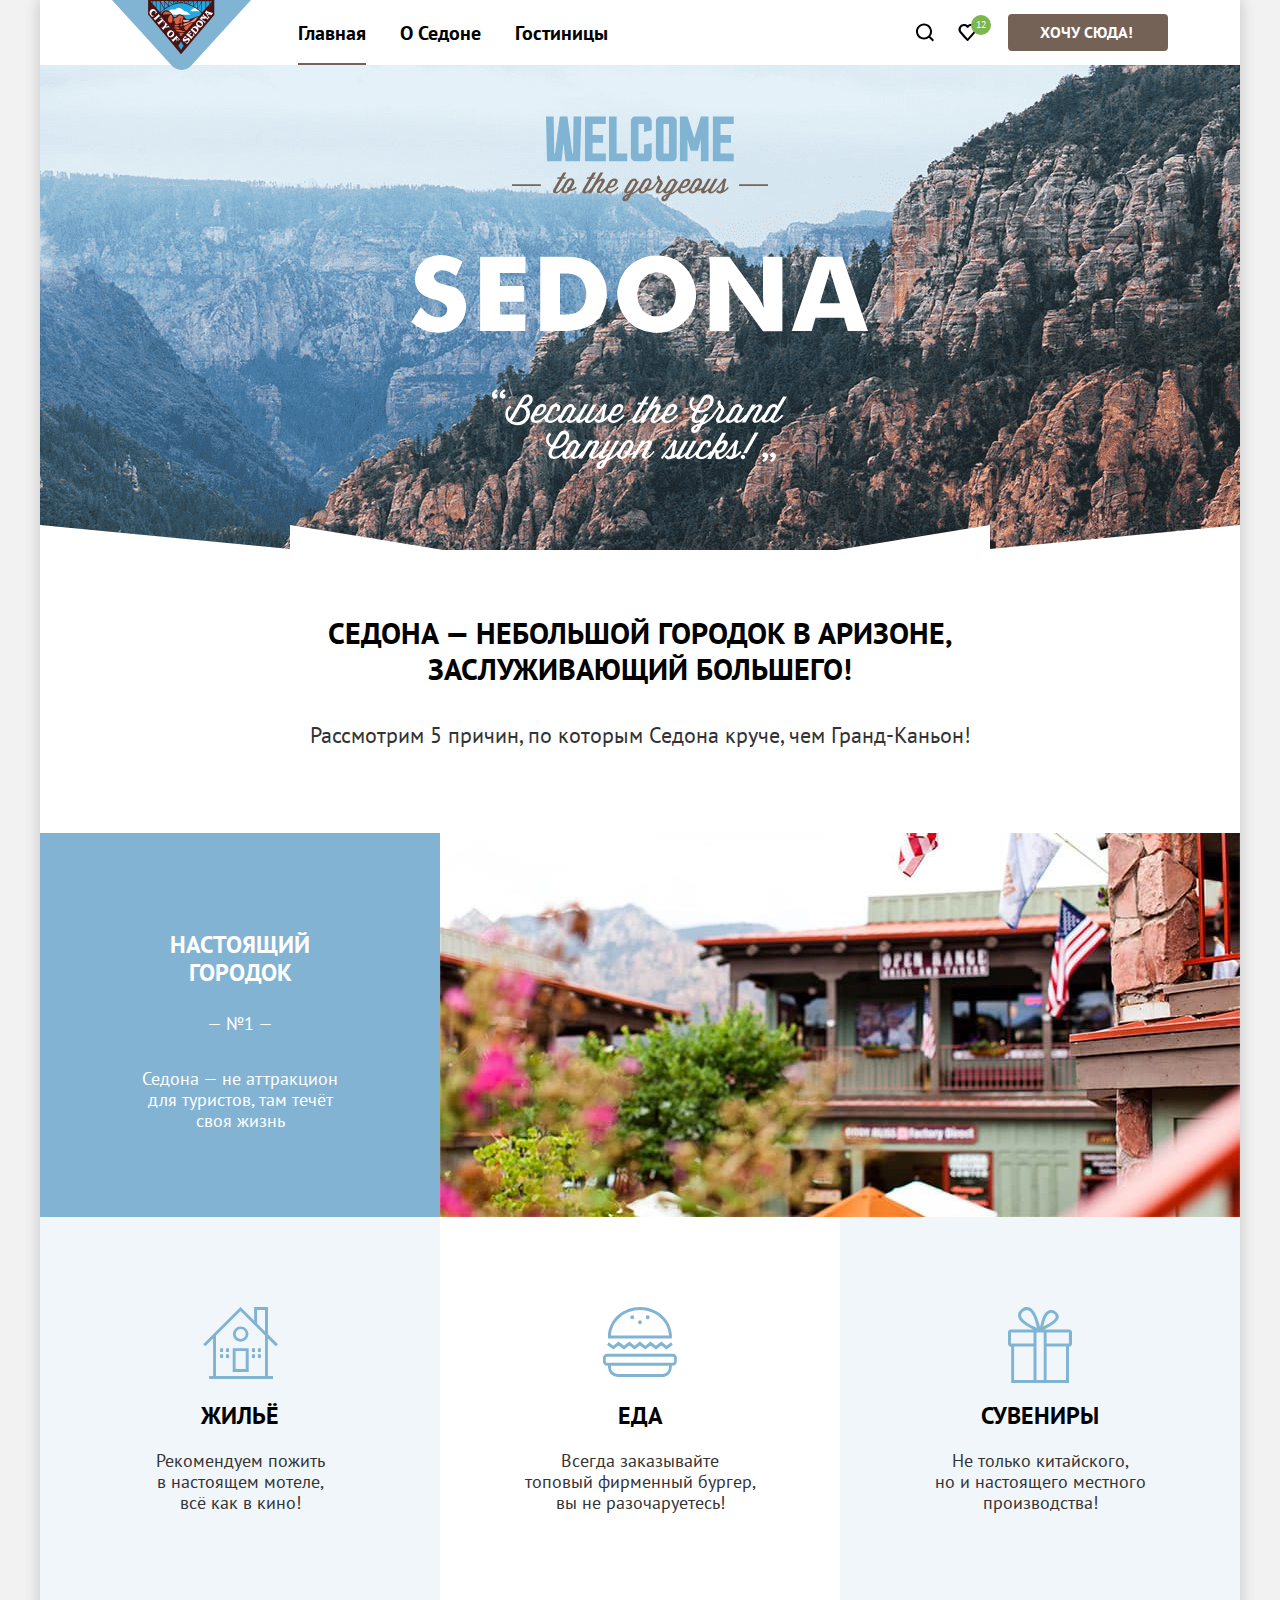
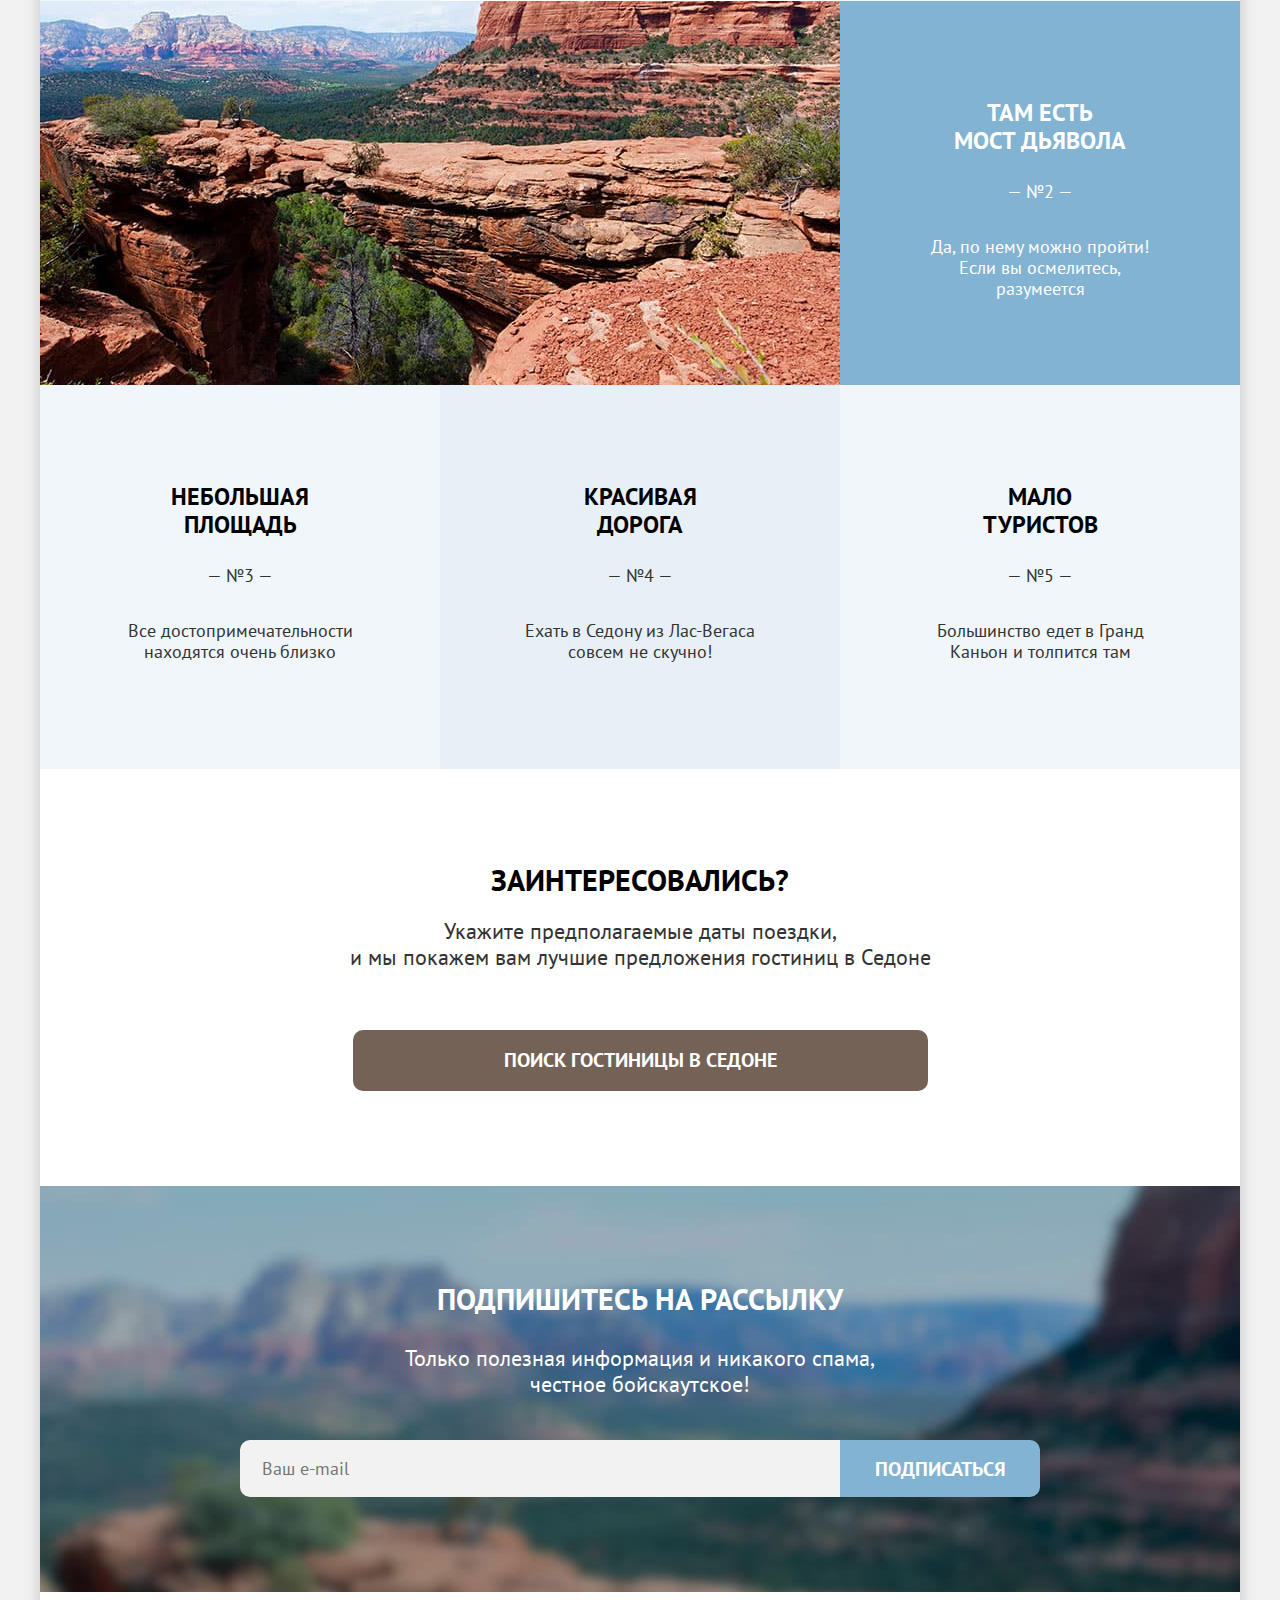
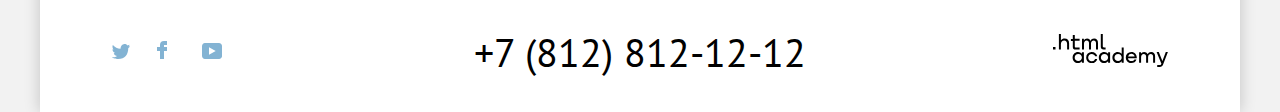
<file: index.html>
<!DOCTYPE html>
<html lang="ru">
  <head>
    <meta charset="utf-8">
    <title>HTML Academy: Sedona</title>
    <link rel="icon" href="images/favicon.svg" type="image/svg+xml">
    <link rel="stylesheet" href="styles/styles.css">
  </head>
  <body>
    <header class="main-header">
      <nav class="navigation">
        <a href="#" class="logo">
          <img src="images/header-logo.svg" width="139" height="70" alt="Логотип города Sedona" class="main-logo">
        </a>

        <ul class="navigation-list no-grass">
          <li class="navigation-item item-active">
            <a class="main-link navigation-link">Главная</a>
          </li>
          <li class="navigation-item">
            <a class="about navigation-link" href="#">О Седоне</a>
          </li>
          <li class="navigation-item">
            <a class="hotels navigation-link" href="catalog.html">Гостиницы</a>
          </li>
        </ul>

        <ul class="navigation-user no-grass">
          <li class="navigation-user-item">
            <a class="search" href="#">
              <svg xmlns="http://www.w3.org/2000/svg" width="20" height="19" fill="none">
                <path d="m19.026 17.05-3.71-3.7c1.002-1.3 1.704-3 1.704-4.9 0-4.4-3.61-8-8.023-8C4.585.45.975 4.15.975 8.55c0 4.4 3.61 8 8.022 8 1.805 0 3.51-.6 4.914-1.7l3.71 3.7 1.405-1.5Zm-10.029-2.5c-3.309 0-6.017-2.7-6.017-6s2.708-6 6.017-6c3.31 0 6.017 2.7 6.017 6s-2.707 6-6.017 6Z"
                />
              </svg>
              <span class="visually-hidden">Поиск</span>
            </a>
          </li>
          <li class="navigation-user-item">
            <a class="favorites" href="#">
              <svg xmlns="http://www.w3.org/2000/svg" width="19" height="17" fill="none"><path d="M9.44 17c-.3 0-.6-.1-.8-.4-5.41-6.1-6.72-7.5-7.02-7.9A5.4 5.4 0 0 1 6.03 0c1.3 0 2.51.5 3.51 1.3a5.47 5.47 0 0 1 9.03 4.1c0 1.3-.5 2.5-1.3 3.4l-7.02 7.9c-.2.2-.4.3-.8.3ZM3.43 7.5c.3.4 3.5 4 6.11 6.9l6.22-7c.5-.5.7-1.2.7-2 0-1.8-1.5-3.3-3.3-3.3-1 0-2.01.5-2.71 1.3-.3.3-.6.4-.9.4-.3 0-.6-.2-.8-.4a3.7 3.7 0 0 0-2.72-1.3c-1.8 0-3.3 1.5-3.3 3.3-.1.9.3 1.6.7 2.1-.1 0-.1 0 0 0Z"
                />
              </svg>
              <span class="visually-hidden">Избранное</span>
              <span class="icon-counter">12</span>
            </a>
          </li>
          <li class="navigation-user-item navigation-user-item-btn">
            <a class="more-info button" href="#">Хочу сюда!</a>
          </li>
        </ul>
      </nav>
    </header>

    <main class="main-content main-container">
      <div class="welcome">
        <h1 class="visually-hidden">Туристический город Седона</h1>
        <img class="welcome-img" src="images/welcome.svg" width="458" height="352" alt="Добро пожаловать в Седону">
      </div>
      <section class="advantages">
        <h2 class="visually-hidden">Преимущества Седоны</h2>

        <p class="section-title">Седона — небольшой городок в Аризоне, заслуживающий большего!</p>
        <p class="section-description">Рассмотрим 5 причин, по которым Седона круче, чем Гранд-Каньон!</p>

        <ol class="advantages-list no-grass">
          <li class="advantages-item light">
            <div class="description-block">
              <h3 class="advantages-title">Настоящий <br> городок</h3>

              <p class="advantages-description">
              Седона — не аттракцион <br> для туристов, там течёт <br> своя жизнь
              </p>
            </div>
            <img class="advantages-img" src="images/street.jpg" width="800" height="384" alt="Уютная улочка в городе Седона">
            <ul class="advantages-list-inner no-grass">
              <li class="advantages-subitem">
                <div class="subitem-description-wrapper">
                  <h4 class="subitem-title">Жильё</h4>
                  <p class="subitem-description">Рекомендуем пожить <br> в настоящем мотеле, <br> всё как в кино!</p>
                </div>
              </li>
              <li class="advantages-subitem">
                <div class="subitem-description-wrapper">
                  <h4 class="subitem-title">Еда</h4>
                  <p class="subitem-description">Всегда заказывайте <br> топовый фирменный бургер, вы не разочаруетесь!</p>
                </div>
              </li>
              <li class="advantages-subitem">
                <div class="subitem-description-wrapper">
                  <h4 class="subitem-title">Сувениры</h4>
                  <p class="subitem-description">Не только китайского,<br> но и настоящего местного производства!</p>
                </div>
              </li>
            </ul>
          </li>
          <li class="advantages-item light">
            <div class="description-block">
              <h3 class="advantages-title">Там есть <br> мост дьявола</h3>
              <p class="advantages-description">Да, по нему можно пройти! <br> Если вы осмелитесь, <br> разумеется</p>
            </div>
            <img class="advantages-img" src="images/canyon.jpg" width="800" height="384" alt="Фото моста дьявола: природного каменного моста">
          </li>

          <li class="advantages-item">
            <div class="description-block">
              <h3 class="advantages-title">Небольшая <br> площадь</h3>
              <p class="advantages-description">Все достопримечательности находятся очень близко</p>
            </div>
          </li>

          <li class="advantages-item">
            <div class="description-block">
              <h3 class="advantages-title">Красивая<br> дорога</h3>
              <p class="advantages-description">Ехать в Седону из Лас-Вегаса совсем не скучно!</p>
            </div>
          </li>

          <li class="advantages-item">
            <div class="description-block">
              <h3 class="advantages-title">Мало <br> туристов</h3>
              <p class="advantages-description">Большинство едет в Гранд <br> Каньон и толпится там</p>
            </div>
          </li>

        </ol>
      </section>

      <section class="search-section">
        <h2 class="visually-hidden">Поиск гостиниц</h2>

        <p class="search-title">Заинтересовались?</p>
        <p class="search-description">Укажите предполагаемые даты поездки,<br> и мы покажем вам лучшие предложения гостиниц в Седоне</p>
        <a href="#" class="search-button button">ПОИСК ГОСТИНИЦЫ В СЕДОНЕ</a>
      </section>

      <section class="subscribe">

        <h2 class="subscribe-title">Подпишитесь на рассылку</h2>
        <p class="subscribe-description">Только полезная информация и никакого спама, <br> честное бойскаутское!</p>
        <form action="https://echo.htmlacademy.ru/" class="subscribe-form" method="post">
          <label class="subscribe-field">
            <span class="visually-hidden">Ваш e-mail</span>
            <input type="email" class="subscribe-input" name="email" placeholder="Ваш e-mail">
          </label>
          <button class="subscribe-btn" type="submit">Подписаться</button>
        </form>
      </section>
    </main>
    <footer class="page-footer">
      <section class="social-section">
        <ul class="social-list no-grass">
          <li class="social-item">
            <a href=" https://twitter.com/htmlacademy_ru" class="social twitter">
              <span class="visually-hidden">Twitter</span>
              <svg xmlns="http://www.w3.org/2000/svg" width="18" height="15" fill="none"><path d="M11.6.2c1.8-.5 3.2.3 3.8 1.2l2.1-.7c0 .9-.6 1.5-.9 1.8.7.1 1.4-.6 1.4-.6a3 3 0 0 1-1.7 2C16.1 10.7 13 15.1 5.7 15h-.5c-.4 0-4.4-.5-5.2-1.9 2.4.2 4.1-.4 5-1.2-1-.3-2.9-.4-3.2-2.9.4.1.6.2 1.3.1C1.8 8.3.4 7.5.5 5.3c.3.3 1.1.5 1.4.5C1.1 5.6-.2 2.5.9.9a11 11 0 0 0 7.6 3.8C8.7 2.3 9.7.8 11.6.2Z"
                />
              </svg>
            </a>
          </li>
          <li class="social-item">
            <a href=" https://www.facebook.com/htmlacademy" class="social facebook">
              <span class="visually-hidden">Facebook</span>
              <svg xmlns="http://www.w3.org/2000/svg" width="10" height="18" fill="none"><path d="M7 0a4 4 0 0 0-4 4v2H0v4h3v8h4v-8h3V6H7V4h3V0H7Z"
                />
              </svg>
            </a>
          </li>
          <li class="social-item">
            <a href=" https://www.youtube.com/c/HTMLAcademyRUS" class="social youtube"><span class="visually-hidden">Youtube</span>
              <svg xmlns="http://www.w3.org/2000/svg" width="20" height="16" fill="none"><path d="M17 0H2.9C1.2 0 0 1.5 0 3.2v9.5C0 14.5 1.2 16 2.9 16h14.3c1.5 0 2.9-1.5 2.9-3.2V3.2C19.9 1.5 18.7 0 17 0ZM7 11.8V4.2L13.7 8 7 11.8Z"
                />
              </svg>
            </a>
          </li>
        </ul>
      </section>
      <section class="footer-telephone">
        <a href="tel:88128121212" class="telephone">+7 (812) 812-12-12</a>
      </section>
      <section class="link-section">
        <a href="https://htmlacademy.ru/" class="footer-link">
          <svg xmlns="http://www.w3.org/2000/svg" width="115" height="33" fill="none"><path d="M0 12.9v2.6h2.5v-2.6H0ZM11.6 4.5c-1.6 0-2.8.7-3.6 1.7h-.1V0h-2v15.5h2v-5.3c0-2.1 1.3-3.6 3.3-3.6 1.8 0 2.9 1.4 2.9 3.2v5.7h2V9.4c.1-3-1.8-4.9-4.5-4.9ZM26.6 4.8h-4.8V1.1h-2v3.8h-1.9v2h1.9v6c0 1.7 1 2.7 2.7 2.7h4.1v-2h-3.7c-.7 0-1.1-.4-1.1-1.1V6.8h4.8v-2ZM41.1 4.6c-1.6 0-2.9.8-3.5 2.1h-.1a3.7 3.7 0 0 0-3.4-2.1c-1.4 0-2.5.8-3.1 1.8h-.1V4.8H29v10.6h2V10c0-2 1-3.5 2.6-3.5 1.5 0 2.4 1 2.4 2.6v6.3h2V9.8c0-2.4 1.4-3.3 2.6-3.3 1.5 0 2.4 1 2.4 2.6v6.3h2V8.9c.1-2.5-1.4-4.3-3.9-4.3ZM47.8 12.7c0 1.7 1 2.7 2.8 2.7h2v-2h-1.7c-.7 0-1.1-.4-1.1-1.1V0h-2v12.7ZM28.9 19.7a4.9 4.9 0 0 0-3.9-1.8c-3.1 0-5.4 2.3-5.4 5.6s2.3 5.6 5.4 5.6c1.8 0 3-.8 3.8-1.9h.1v1.6h2V18.2h-2v1.5Zm-3.6 7.4a3.5 3.5 0 0 1-3.6-3.6c0-2 1.4-3.6 3.6-3.6s3.6 1.6 3.6 3.6c0 1.9-1.4 3.6-3.6 3.6ZM44.2 22c-.5-2.4-2.6-4.1-5.4-4.1a5.4 5.4 0 0 0-5.6 5.6c0 3.1 2.2 5.6 5.6 5.6 2.8 0 4.9-1.8 5.4-4.2h-2.1a3.4 3.4 0 0 1-3.3 2.3 3.5 3.5 0 0 1-3.6-3.6c0-2 1.4-3.6 3.6-3.6 1.6 0 2.8 1 3.3 2.2h2.1V22ZM55.1 19.7a4.9 4.9 0 0 0-3.9-1.8c-3.1 0-5.4 2.3-5.4 5.6s2.3 5.6 5.4 5.6c1.8 0 3-.8 3.8-1.9h.1v1.6h2V18.2h-2v1.5Zm-3.6 7.4a3.5 3.5 0 0 1-3.6-3.6c0-2 1.4-3.6 3.6-3.6s3.6 1.6 3.6 3.6c0 1.9-1.5 3.6-3.6 3.6ZM68.7 19.8a5 5 0 0 0-3.9-1.9c-3.1 0-5.4 2.3-5.4 5.6s2.2 5.6 5.4 5.6c1.7 0 3-.8 3.8-1.8h.1v1.5h2V13.4h-2v6.4Zm-3.6 7.3a3.5 3.5 0 0 1-3.6-3.6c0-2 1.4-3.6 3.6-3.6s3.6 1.6 3.6 3.6c-.1 2-1.5 3.6-3.6 3.6ZM78.3 17.9a5.4 5.4 0 0 0-5.5 5.6c0 3 2.1 5.6 5.5 5.6 2.5 0 4.5-1.3 5.2-3.6h-2.1c-.5 1-1.6 1.6-3 1.6-1.9 0-3.3-1.3-3.4-2.9h8.8c.2-3.6-2-6.3-5.5-6.3Zm0 1.9c1.7 0 3 1 3.3 2.6h-6.5a3.2 3.2 0 0 1 3.2-2.6ZM98.2 17.9a4 4 0 0 0-3.6 2h-.1c-.6-1.2-1.8-2-3.4-2-1.4 0-2.5.7-3.1 1.8v-1.5h-1.9v10.6h2v-5.4c0-2 1-3.4 2.6-3.5 1.5 0 2.4 1 2.4 2.6v6.3h2v-5.6c0-2.4 1.4-3.3 2.6-3.3 1.5 0 2.4 1 2.4 2.6v6.3h2v-6.5c.1-2.6-1.4-4.4-3.9-4.4ZM109.4 27l-3.6-8.9h-2.2l4.8 11.6c-.3.9-.7 1.2-1.7 1.2h-2.5v2h2.5c1.8 0 2.8-.8 3.5-2.6l4.7-12.2h-2.1l-3.4 8.9Z"
          />
          </svg>
       </a>
      </section>
    </footer>

    <section class="modal-background close">
      <div class="modal-container">
        <h2 class="modal-title">поиск гостиницы в седоне</h2>
        <button class="modal-btn-close">
          <span class="visually-hidden">Закрыть</span>
        </button>
        <form action="https://echo.htmlacademy.ru/" class="modal-form">
          <div class="search-form-date">
            <label for="date-in" class="date-title field-title">Дата заезда:</label>
            <input type="text" class="date-in date-field" placeholder="Укажите дату заезда" value="27 апреля 2020" id="date-in">
            <span class="message error-message">Мы не можем отправить вас в прошлое</span>
          </div>
          <div class="search-form-date">
            <label for="date-out" class="date-title field-title">Дата выезда:</label>
            <input type="text" class="date-out date-field" placeholder="Укажите дату заезда" value="1 сентября 2021" id="date-out">
            <span class="message">На эти даты есть свободные номера. Пока есть.</span>
          </div>
          <div class="amount-wrapper">
            <label for="adults-amount" class="field-title">Взрослые:</label>
            <div class="amount-btn-wrapper">
              <button type="button" class="btn btn-minus"></button>
              <input type="number" class="input-adults field-input" value="2" name="adults-amount" min="1" step="1" id="adults-amount">
              <button type="button" class="btn btn-plus"></button>
            </div>
          </div>
          <div class="amount-wrapper">
            <span class="field-title-span">
              <label for="children-amount" class="field-title children-title">Дети:</label>
              <span class="field-info">
                <span class="info-text">Укажите количество детей, которые будут с вами, возраст которых от 6 до 18 лет. Дети до 6 лет размещаются бесплатно.</span>
              </span>
            </span>
            <div class="amount-btn-wrapper">
              <button type="button" class="btn btn-minus"></button>
              <input type="number" class="children-adults field-input" value="1" name="children-amount" min="1" step="1" id="children-amount">
              <button type="button" class="btn btn-plus"></button>
            </div>
          </div>
          <button type="submit" class="modal-btn-submit">Найти</button>
        </form>
      </div>
    </section>
    <script src="JS/script.js"></script>
  </body>
</html>
</file>
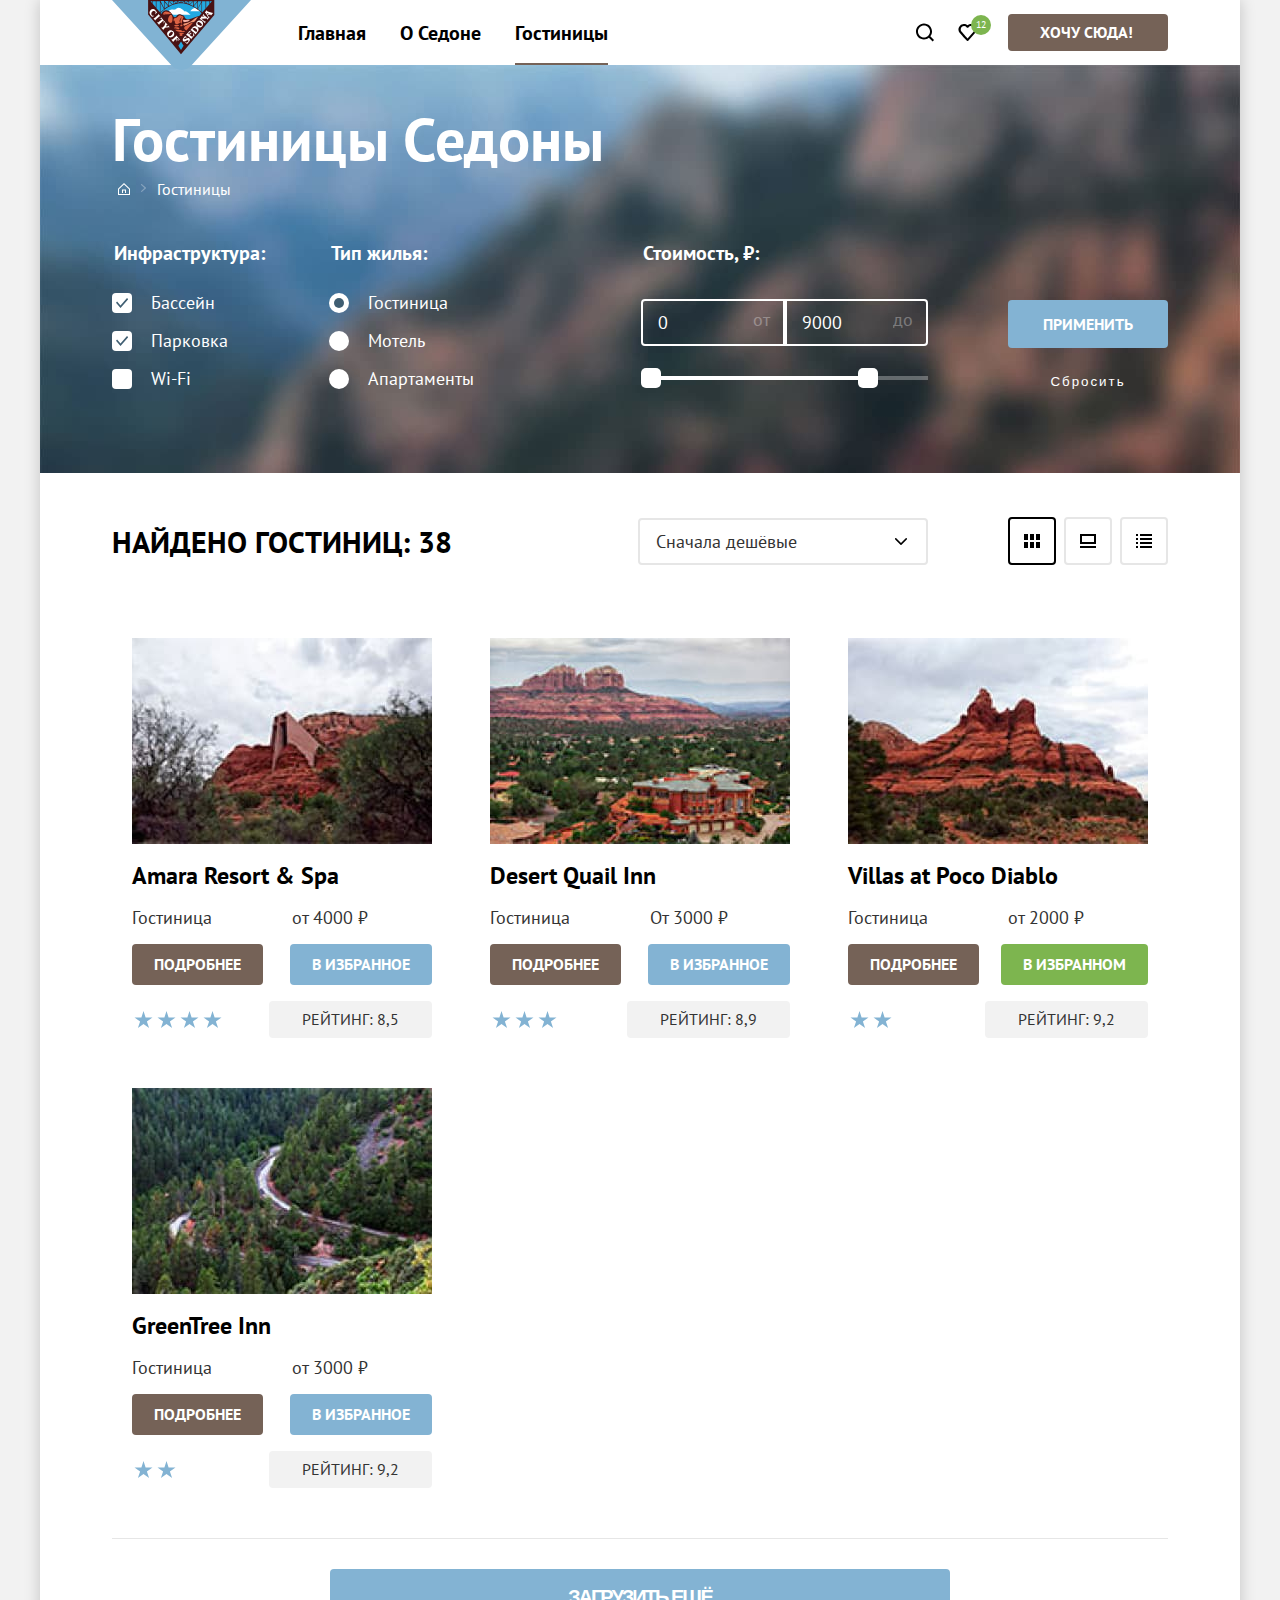
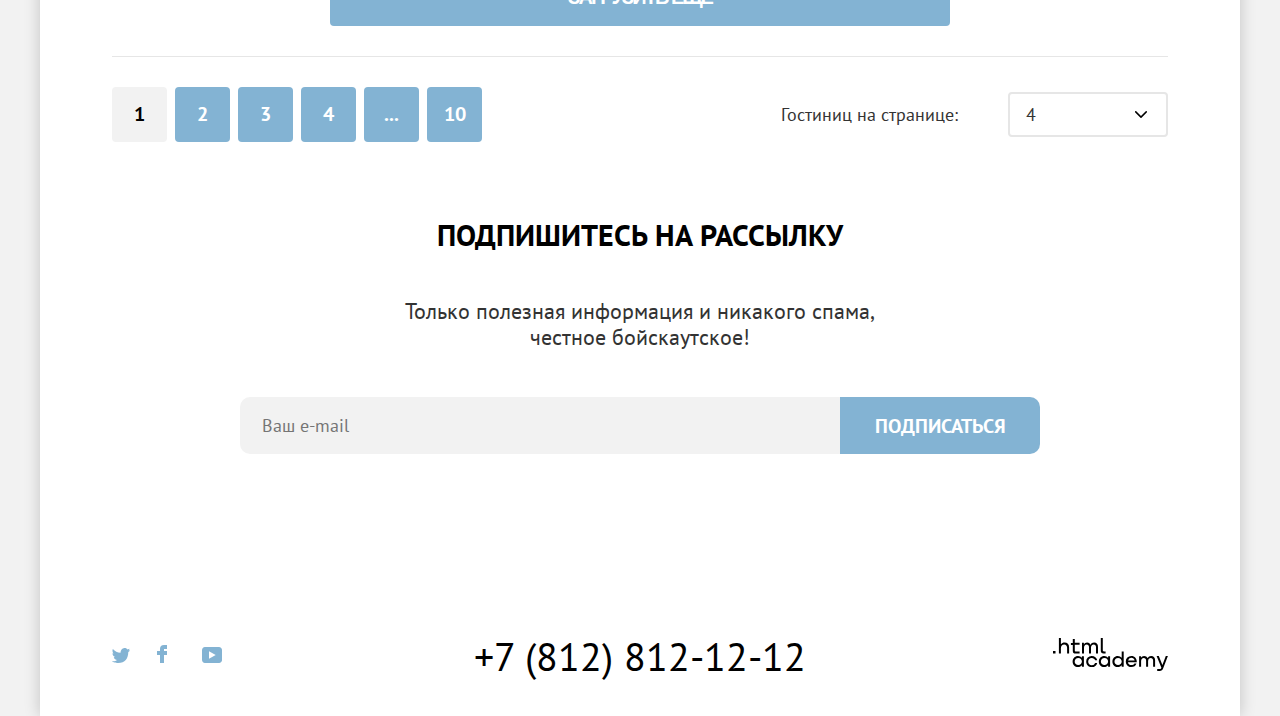
<file: catalog.html>
<!DOCTYPE html>
<html lang="ru">
  <head>
    <meta charset="UTF-8">
    <meta http-equiv="X-UA-Compatible" content="IE=edge">
    <meta name="viewport" content="width=device-width, initial-scale=1.0">
    <title>Каталог отелей</title>
    <link rel="icon" href="images/favicon.svg" type="image/svg+xml">
    <link rel="stylesheet" href="styles/styles.css">
  </head>
  <body>
    <header class="main-header">
      <nav class="navigation">
        <a href="index.html" class="logo">
          <img class="main-logo" src="images/header-logo.svg" width="139" height="70" alt="Логотип города Sedona">
        </a>
        <ul class="navigation-list no-grass">
          <li class="navigation-item"><a href="index.html" class="main-link navigation-link">Главная</a></li>
          <li class="navigation-item"><a href="#" class="about navigation-link">О Седоне</a></li>
          <li class="navigation-item item-active"><a class="hotels navigation-link">Гостиницы</a></li>
        </ul>
        <ul class="navigation-user no-grass">
          <li class="navigation-user-item">
            <a href="" class="search">
              <svg xmlns="http://www.w3.org/2000/svg" width="20" height="19" fill="none">
                <path d="m19.026 17.05-3.71-3.7c1.002-1.3 1.704-3 1.704-4.9 0-4.4-3.61-8-8.023-8C4.585.45.975 4.15.975 8.55c0 4.4 3.61 8 8.022 8 1.805 0 3.51-.6 4.914-1.7l3.71 3.7 1.405-1.5Zm-10.029-2.5c-3.309 0-6.017-2.7-6.017-6s2.708-6 6.017-6c3.31 0 6.017 2.7 6.017 6s-2.707 6-6.017 6Z"
                />
              </svg>
              <span class="visually-hidden">Поиск</span>
            </a>
          </li>
          <li class="navigation-user-item">
            <a href="" class="favorites">
              <svg xmlns="http://www.w3.org/2000/svg" width="19" height="17" fill="none"><path d="M9.44 17c-.3 0-.6-.1-.8-.4-5.41-6.1-6.72-7.5-7.02-7.9A5.4 5.4 0 0 1 6.03 0c1.3 0 2.51.5 3.51 1.3a5.47 5.47 0 0 1 9.03 4.1c0 1.3-.5 2.5-1.3 3.4l-7.02 7.9c-.2.2-.4.3-.8.3ZM3.43 7.5c.3.4 3.5 4 6.11 6.9l6.22-7c.5-.5.7-1.2.7-2 0-1.8-1.5-3.3-3.3-3.3-1 0-2.01.5-2.71 1.3-.3.3-.6.4-.9.4-.3 0-.6-.2-.8-.4a3.7 3.7 0 0 0-2.72-1.3c-1.8 0-3.3 1.5-3.3 3.3-.1.9.3 1.6.7 2.1-.1 0-.1 0 0 0Z"
                />
              </svg>
              <span class="visually-hidden">Избранное</span>
              <span class="icon-counter">12</span>
            </a>
          </li>
          <li class="navigation-user-item navigation-user-item-btn">
            <a href="#" class="more-info button">Хочу сюда!</a>
          </li>
        </ul>
      </nav>
    </header>

    <main class="main-inner main-container">
      <div class="hotels-wrapper">
        <h1 class="page-title">Гостиницы Седоны</h1>
        <ul class="breadcrumbs">
          <li class="breadcrumbs-item">
            <a class="breadcrumbs-link" href="index.html">
              <svg xmlns="http://www.w3.org/2000/svg" width="12" height="12" fill="#ffffff"><path d="M6 0L0 5.8V12h12V5.8L6 0zm5 11H1V6.2l5-4.8 5 4.8V11z" fill="#ffffff"/>
                <path d="M4 10h1V7.5h2V10h1V6.5H4V10z"/>
              </svg>
              <span class="visually-hidden">Главная страница</span>
            </a>
          </li>
          <li class="breadcrumbs-item">
            <a class="breadcrumbs-link">Гостиницы</a>
          </li>
        </ul>

      <section class="filtered-hotels">
        <h2 class="visually-hidden">Фильтр отелей</h2>
        <form action="https://echo.htmlacademy.ru/" class="hotel-choose" method="get">
          <fieldset class="catalog-filter-group">
            <legend class="catalog-filter-title">Инфраструктура:</legend>
            <ul class="hotel-filter-list no-grass">
              <li class="hotel-filter-item">
                <label class="control">
                  <input class="visually-hidden control-input" type="checkbox" name="swimming-pool" checked>
                  <span class="control-mark"></span>
                  <span class="control-label">Бассейн</span>
                </label>
              </li>
              <li class="hotel-filter-item">
                <label class="control">
                  <input class="visually-hidden control-input" type="checkbox" name="parking" checked>
                  <span class="control-mark"></span>
                  <span class="control-label">Парковка</span>
                </label>
              </li>
              <li class="hotel-filter-item">
                <label class="control">
                  <input class="visually-hidden control-input" type="checkbox" name="wi-fi">
                  <span class="control-mark"></span>
                  <span class="control-label">Wi-Fi</span>
                </label>
              </li>
            </ul>
          </fieldset>

          <fieldset class="catalog-filter-group">
            <legend class="catalog-filter-title">Тип жилья:</legend>
            <ul class="hotel-filter-list no-grass">
              <li class="hotel-filter-item">
                <label class="control">
                  <input class="visually-hidden control-input" type="radio" name="type" value="hotel" checked>
                  <span class="control-mark"></span>
                  <span class="control-label">Гостиница</span>
                </label>
              </li>
              <li class="hotel-filter-item">
                <label class="control">
                  <input class="visually-hidden control-input" type="radio" name="type" value="motel">
                  <span class="control-mark"></span>
                  <span class="control-label">Мотель</span>
                </label>
              </li>
              <li class="hotel-filter-item">
                <label class="control">
                  <input class="visually-hidden control-input" type="radio" name="type" value="appartment">
                  <span class="control-mark"></span>
                  <span class="control-label">Апартаменты</span>
                </label>
              </li>
            </ul>
          </fieldset>
          <fieldset class="catalog-filter-group catalog-filter-price">
            <legend class="catalog-filter-title">Стоимость, ₽:</legend>
            <div class="range">
              <label class="catalog-filter-label">
                <span class="range-title">от</span> <input type="number" class="catalog-filter-input" name="min-price" value="0" min="0" max="10000" step="100">
              </label>
              <label class="catalog-filter-label">
                <span class="range-title">до</span> <input type="number" class="catalog-filter-input" name="max-price" value="9000" min="0" max="10000" step="100">
              </label>
              <div class="range-slider slider">
                <div class="slider-bar">
                  <button class="range-toggle toggle-min" type="button">
                    <span class="visually-hidden">Изменить минимальную цену</span>
                  </button>
                  <button class="range-toggle toggle-max" type="button">
                    <span class="visually-hidden">Изменить максимальную цену</span>
                  </button>
                </div>
              </div>
            </div>
          </fieldset>
          <div class="filter-buttons">
            <button class="form-submit btn-secondary" type="submit">Применить</button>
            <button class="btn-reset" type="reset">Сбросить</button>
          </div>
        </form>
      </section>
    </div>
      <section class="catalog">
        <h2 class="visually-hidden">Результаты поиска</h2>
        <div class="filter-wrapper">
        <p class="sort-type-title result-title">Найдено гостиниц: 38</p>
        <h3 class="visually-hidden hidden">Сортировка и отображение</h3>
        <details class="select-control">
          <summary class="select-button">Сначала дешёвые</summary>
          <ul class="select-menu">
            <li class="select-item">
              <a href="#" class="select-option">Сначала дешёвые</a>
            </li>
            <li class="select-item">
              <a href="#" class="select-option">Сначала дорогие</a>
            </li>
            <li class="select-item">
              <a href="#" class="select-option">Сначала популярные</a>
            </li>
            <li class="select-item">
              <a href="#" class="select-option">Сначала комфортные</a>
            </li>
          </ul>
        </details>
          <ul class="view no-grass">
            <li class="view-item view-item-active">
              <a class="view-link active-view">
                <svg xmlns="http://www.w3.org/2000/svg" width="16" height="14" viewBox="0 0 16 14" fill="none">
                  <path d="M4 0H0V6H4V0Z" fill="black"/>
                  <path d="M16 0H12V6H16V0Z" fill="black"/>
                  <path d="M10 0H6V6H10V0Z" fill="black"/>
                  <path d="M4 8H0V14H4V8Z" fill="black"/>
                  <path d="M16 8H12V14H16V8Z" fill="black"/>
                  <path d="M10 8H6V14H10V8Z" fill="black"/>
                  </svg>
                <span class="visually-hidden">Карточками</span>
              </a>
            </li>
            <li class="view-item">
              <a class="view-link" href="#">
                <svg xmlns="http://www.w3.org/2000/svg" width="16" height="14" viewBox="0 0 16 14" fill="none">
                  <path d="M16 12H0V14H16V12Z" fill="black"/>
                  <path d="M14 2V8H2V2H14ZM16 0H0V10H16V0Z" fill="black"/>
                  </svg>
                <span class="visually-hidden">Слайдами</span>
              </a>
            </li>
            <li class="view-item">
              <a class="view-link" href="#">
                <svg xmlns="http://www.w3.org/2000/svg" width="16" height="14" viewBox="0 0 16 14" fill="none">
                  <path d="M2 0H0V2H2V0Z" fill="black"/>
                  <path d="M16 0H4V2H16V0Z" fill="black"/>
                  <path d="M2 4H0V6H2V4Z" fill="black"/>
                  <path d="M16 4H4V6H16V4Z" fill="black"/>
                  <path d="M2 8H0V10H2V8Z" fill="black"/>
                  <path d="M16 8H4V10H16V8Z" fill="black"/>
                  <path d="M2 12H0V14H2V12Z" fill="black"/>
                  <path d="M16 12H4V14H16V12Z" fill="black"/>
                  </svg>
                <span class="visually-hidden">Списком</span>
              </a>
            </li>
          </ul>
        </div>
          <h3 class="visually-hidden">Список гостиниц</h3>
          <div class="hotels-result">
          <article class="hotel-card">
            <a class="hotel-card-link">
              <img src="images/catalog/amara-resort.jpg" width="300" height="206" alt="Фотография отеля Amara Resort & Spa" class="hotel-card-img">
            </a>
            <h4 class="card-title">Amara Resort & Spa</h4>
            <p class="card-description">
              <span class="card-description-title">Гостиница</span>
              <span class="card-description-price">от 4000 ₽</span>
            </p>
            <div class="card-button-wrapper">
              <a href="#" class="button btn-more">Подробнее</a>
              <a href="#" class="button btn-secondary btn-favorite">В избранное</a>
            </div>
            <p class="star star-four">
              <span class="visually-hidden">4 звезды</span>
            </p>
            <p class="card-rate">Рейтинг: 8,5</p>
          </article>
          <article class="hotel-card">
            <a class="hotel-card-link">
              <img src="images/catalog/desert-quail.jpg" width="300" height="206" alt="Фотография отеля Desert Quail Inn" class="hotel-card-img">
            </a>
            <h4 class="card-title">Desert Quail Inn</h4>
            <p class="card-description">
              <span class="card-description-title">Гостиница</span>
              <span class="card-description-price">От 3000 ₽</span>
            </p>
            <div class="card-button-wrapper">
              <a href="#" class="button btn-more">Подробнее</a>
              <a href="#" class="button btn-secondary btn-favorite">В избранное</a>
            </div>
            <p class="star star-three">
              <span class="visually-hidden">3 звезды</span>
            </p>
            <p class="card-rate">Рейтинг: 8,9</p>
          </article>
          <article class="hotel-card">
            <a class="hotel-card-link">
              <img src="images/catalog/villas-diablo.jpg" width="300" height="206" alt="Фотография отеля Villas at Poco Diablo" class="hotel-card-img">
            </a>
            <h4 class="card-title">Villas at Poco Diablo</h4>
            <p class="card-description">
              <span class="card-description-title">Гостиница</span>
              <span class="card-description-price">от 2000 ₽</span>
            </p>
            <div class="card-button-wrapper">
              <a href="#" class="button btn-more">Подробнее</a>
              <a href="#" class="button btn-favorite favorite">В избранном</a>
              </div>
            <p class="star star-two">
              <span class="visually-hidden">2 звезды</span>
            </p>
            <p class="card-rate">Рейтинг: 9,2</p>
          </article>
          <article class="hotel-card">
            <a class="hotel-card-link">
              <img src="images/catalog/green-tree.jpg" width="300" height="206" alt="Фотография отеля GreenTree Inn" class="hotel-card-img">
            </a>
            <h4 class="card-title">GreenTree Inn</h4>
            <p class="card-description">
              <span class="card-description-title">Гостиница</span>
              <span class="card-description-price">от 3000 ₽</span>
            </p>
            <div class="card-button-wrapper">
              <a href="#" class="button btn-more">Подробнее</a>
              <a href="#" class="button btn-secondary btn-favorite">В избранное</a>
              </div>
            <p class="star star-two">
              <span class="visually-hidden">2 звезды</span>
            </p>
            <p class="card-rate">Рейтинг: 9,2</p>
          </article>
        </div>
      <div class="pagination">
        <h3 class="visually-hidden">Список страниц</h3>
        <div class="button-wrapper">
          <button class="more-btn" type="button">ЗАГРУЗИТЬ ЕЩЁ</button>
        </div>
        <div class="pagination-wrapper">
        <ul class="pagination-list no-grass">
          <li class="pagination-item pagination-current"><a href="#" class="pagination-link">1</a></li>
          <li class="pagination-item"><a href="#" class="pagination-link">2</a></li>
          <li class="pagination-item"><a href="#" class="pagination-link">3</a></li>
          <li class="pagination-item"><a href="#" class="pagination-link">4</a></li>
          <li class="pagination-item"><a href="#" class="pagination-link">...</a></li>
          <li class="pagination-item"><a href="#" class="pagination-link">10</a></li>
        </ul>
        <div class="pagination-select">
          <p class="select-label">Гостиниц на странице:</p>
          <details class="select">
            <summary class="select-button">4</summary>
            <ul class="select-menu">
              <li class="select-item select-item-active"><a href="#" class="select-option">5</a></li>
              <li class="select-item"><a href="#" class="select-option">6</a></li>
              <li class="select-item"><a href="#" class="select-option">9</a></li>
              <li class="select-item"><a href="#" class="select-option">12</a></li>
            </ul>
          </details>
        </div>
      </div>
      </div>
    </section>
    <section class="subscribe subscribe-none-bg">
      <h2 class="subscribe-title">Подпишитесь на рассылку</h2>
      <p class="subscribe-description">Только полезная информация и никакого спама,<br> честное бойскаутское!</p>
      <form action="https://echo.htmlacademy.ru/" class="subscribe-form" method="post">
        <label class="subscribe-field">
          <span class="visually-hidden">Ваш e-mail</span>
          <input type="email" class="subscribe-input" name="email" placeholder="Ваш e-mail">
        </label>
        <button class="subscribe-btn" type="submit">Подписаться</button>
      </form>
    </section>
    </main>
    <footer class="page-footer">
      <section class="social-section">
        <ul class="social-list no-grass">
          <li class="social-item">
            <a href=" https://twitter.com/htmlacademy_ru" class="social twitter">
              <span class="visually-hidden">Twitter</span>
              <svg xmlns="http://www.w3.org/2000/svg" width="18" height="15" fill="none"><path d="M11.6.2c1.8-.5 3.2.3 3.8 1.2l2.1-.7c0 .9-.6 1.5-.9 1.8.7.1 1.4-.6 1.4-.6a3 3 0 0 1-1.7 2C16.1 10.7 13 15.1 5.7 15h-.5c-.4 0-4.4-.5-5.2-1.9 2.4.2 4.1-.4 5-1.2-1-.3-2.9-.4-3.2-2.9.4.1.6.2 1.3.1C1.8 8.3.4 7.5.5 5.3c.3.3 1.1.5 1.4.5C1.1 5.6-.2 2.5.9.9a11 11 0 0 0 7.6 3.8C8.7 2.3 9.7.8 11.6.2Z"
                />
              </svg>
            </a>
          </li>
          <li class="social-item">
            <a href=" https://www.facebook.com/htmlacademy" class="social facebook">
              <span class="visually-hidden">Facebook</span>
              <svg xmlns="http://www.w3.org/2000/svg" width="10" height="18" fill="none"><path d="M7 0a4 4 0 0 0-4 4v2H0v4h3v8h4v-8h3V6H7V4h3V0H7Z"
                />
              </svg>
            </a>
          </li>
          <li class="social-item">
            <a href=" https://www.youtube.com/c/HTMLAcademyRUS" class="social youtube"><span class="visually-hidden">Youtube</span>
              <svg xmlns="http://www.w3.org/2000/svg" width="20" height="16" fill="none"><path d="M17 0H2.9C1.2 0 0 1.5 0 3.2v9.5C0 14.5 1.2 16 2.9 16h14.3c1.5 0 2.9-1.5 2.9-3.2V3.2C19.9 1.5 18.7 0 17 0ZM7 11.8V4.2L13.7 8 7 11.8Z"
                />
              </svg>
            </a>
          </li>
        </ul>
      </section>
      <section class="footer-telephone">
        <a href="tel:88128121212" class="telephone">+7 (812) 812-12-12</a>
      </section>
      <section class="link-section">
        <a href="https://htmlacademy.ru/" class="footer-link">
          <svg xmlns="http://www.w3.org/2000/svg" width="115" height="33" fill="none"><path d="M0 12.9v2.6h2.5v-2.6H0ZM11.6 4.5c-1.6 0-2.8.7-3.6 1.7h-.1V0h-2v15.5h2v-5.3c0-2.1 1.3-3.6 3.3-3.6 1.8 0 2.9 1.4 2.9 3.2v5.7h2V9.4c.1-3-1.8-4.9-4.5-4.9ZM26.6 4.8h-4.8V1.1h-2v3.8h-1.9v2h1.9v6c0 1.7 1 2.7 2.7 2.7h4.1v-2h-3.7c-.7 0-1.1-.4-1.1-1.1V6.8h4.8v-2ZM41.1 4.6c-1.6 0-2.9.8-3.5 2.1h-.1a3.7 3.7 0 0 0-3.4-2.1c-1.4 0-2.5.8-3.1 1.8h-.1V4.8H29v10.6h2V10c0-2 1-3.5 2.6-3.5 1.5 0 2.4 1 2.4 2.6v6.3h2V9.8c0-2.4 1.4-3.3 2.6-3.3 1.5 0 2.4 1 2.4 2.6v6.3h2V8.9c.1-2.5-1.4-4.3-3.9-4.3ZM47.8 12.7c0 1.7 1 2.7 2.8 2.7h2v-2h-1.7c-.7 0-1.1-.4-1.1-1.1V0h-2v12.7ZM28.9 19.7a4.9 4.9 0 0 0-3.9-1.8c-3.1 0-5.4 2.3-5.4 5.6s2.3 5.6 5.4 5.6c1.8 0 3-.8 3.8-1.9h.1v1.6h2V18.2h-2v1.5Zm-3.6 7.4a3.5 3.5 0 0 1-3.6-3.6c0-2 1.4-3.6 3.6-3.6s3.6 1.6 3.6 3.6c0 1.9-1.4 3.6-3.6 3.6ZM44.2 22c-.5-2.4-2.6-4.1-5.4-4.1a5.4 5.4 0 0 0-5.6 5.6c0 3.1 2.2 5.6 5.6 5.6 2.8 0 4.9-1.8 5.4-4.2h-2.1a3.4 3.4 0 0 1-3.3 2.3 3.5 3.5 0 0 1-3.6-3.6c0-2 1.4-3.6 3.6-3.6 1.6 0 2.8 1 3.3 2.2h2.1V22ZM55.1 19.7a4.9 4.9 0 0 0-3.9-1.8c-3.1 0-5.4 2.3-5.4 5.6s2.3 5.6 5.4 5.6c1.8 0 3-.8 3.8-1.9h.1v1.6h2V18.2h-2v1.5Zm-3.6 7.4a3.5 3.5 0 0 1-3.6-3.6c0-2 1.4-3.6 3.6-3.6s3.6 1.6 3.6 3.6c0 1.9-1.5 3.6-3.6 3.6ZM68.7 19.8a5 5 0 0 0-3.9-1.9c-3.1 0-5.4 2.3-5.4 5.6s2.2 5.6 5.4 5.6c1.7 0 3-.8 3.8-1.8h.1v1.5h2V13.4h-2v6.4Zm-3.6 7.3a3.5 3.5 0 0 1-3.6-3.6c0-2 1.4-3.6 3.6-3.6s3.6 1.6 3.6 3.6c-.1 2-1.5 3.6-3.6 3.6ZM78.3 17.9a5.4 5.4 0 0 0-5.5 5.6c0 3 2.1 5.6 5.5 5.6 2.5 0 4.5-1.3 5.2-3.6h-2.1c-.5 1-1.6 1.6-3 1.6-1.9 0-3.3-1.3-3.4-2.9h8.8c.2-3.6-2-6.3-5.5-6.3Zm0 1.9c1.7 0 3 1 3.3 2.6h-6.5a3.2 3.2 0 0 1 3.2-2.6ZM98.2 17.9a4 4 0 0 0-3.6 2h-.1c-.6-1.2-1.8-2-3.4-2-1.4 0-2.5.7-3.1 1.8v-1.5h-1.9v10.6h2v-5.4c0-2 1-3.4 2.6-3.5 1.5 0 2.4 1 2.4 2.6v6.3h2v-5.6c0-2.4 1.4-3.3 2.6-3.3 1.5 0 2.4 1 2.4 2.6v6.3h2v-6.5c.1-2.6-1.4-4.4-3.9-4.4ZM109.4 27l-3.6-8.9h-2.2l4.8 11.6c-.3.9-.7 1.2-1.7 1.2h-2.5v2h2.5c1.8 0 2.8-.8 3.5-2.6l4.7-12.2h-2.1l-3.4 8.9Z"
          />
          </svg>
       </a>
      </section>
    </footer>
  </body>
</html>
</file>
<file: styles/styles.css>
@font-face {
  font-family: "PT Sans";
  font-weight:700;
  font-style: normal;
  src: url("../fonts/ptsans-700.woff2") format("woff2");
  font-display: swap;
}

@font-face {
  font-family: "PT Sans";
  src: url("../fonts/ptsans-400.woff2") format("woff2");
  font-weight: 400;
  font-style: normal;
  font-display: swap;
}

* {
  box-sizing: border-box;
}

body {
  box-shadow: 0 0 15px rgba(0,0,0,0.2)
}

html {
  height: 100%;
  color: #333333;
    background-color: #F2F2F2;
    font-family: "PT Sans", sans-serif;
    font-size: 18px;
}

body {
  width: 1200px;
  margin: 0px auto;
  min-height: 100%;
  display: flex;
  flex-direction: column;
  font-family: "PT Sans", sans-serif;
  font-size: 18px;
  line-height: 21px;
  color: #333333;
  background-color: #ffffff;
}

.main-container {
  flex-grow: 1;
}

.button {
  font-family: inherit;
  font-weight: 700;
  color: #ffffff;
  background-color: #756257;
  text-decoration: none;
  text-transform: uppercase;
  font-size: 16px;
  border-radius: 4px;
}

.more-info {
  display: block;
  padding: 8px 32px;
  border-radius: 4px;
  min-width: 160px;
}

.more-info:hover,
.search-button:hover,
.btn-more:hover {
  background-color: #615048;
}

.more-info:focus,
.search-button:focus,
.subscribe-inut:focus,
.social:focus,
.telephone:focus,
.footer-link:focus,
.btn-more:focus {
  outline: 3px solid #83b3d3;
}

.more-info:active,
.search-button:active,
.btn-favorite:active,
.btn-more:active {
  outline: none;
  border: none;
  background-color: #615048;
  color: rgba(255,255,255,.3)
}

.search-button {
  font-size: 20px;
  width: 575px;
  display: block;
  margin: 0 auto;
  padding: 20px;
  border-radius: 10px;
}

.welcome {
  background-image: url("../images/welcome-background.png");
  background-color: #83B3D3;
  min-height: 485px;
  display: flex;
  padding-top: 51px;
  padding-bottom: 80px;
  justify-content: center;
  position: relative;
}

.main-header {
  background-color: #ffffff;
}

.navigation {
  display: grid;
  grid-template-columns: max-content 1fr max-content;
  padding: 0 72px;
  min-height: 65px;
  gap: 30px;
}

.logo {
  margin-bottom: -10px;
  position: relative;
  z-index: 1;
}

.navigation-list {
  display: flex;
  flex-grow: 1;
  padding: 0;
  font-weight: 700;
  font-size: 20px;
  line-height: 26px;
  flex-wrap: wrap;
  margin: 0;
}

.navigation-item {
  display: flex;
  align-items: center;
}

.navigation-link{
  color: #000000;
  text-decoration: none;
  padding: 17px;
}

.navigation-link:hover {
  color: #756257;
}

.navigation-link:active {
  outline: none;
  color: #756257;
  opacity: 0.3
}

.navigation-user {
  display: flex;
  flex-wrap: wrap;
  align-items: center;
  margin: 0px;
  max-width: 322px;
  justify-content: flex-end;
}

.navigation-user-item .search,
.navigation-user-item .favorites {
  height: 42px;
  width: 42px;
  display: flex;
  align-items: center;
  justify-content: center;
  position: relative;
}

.search svg,
.favorites svg {
  fill: #000000;
}

.search:hover svg,
.favorites:hover svg {
  fill: #756257;
}

.search:active svg,
.favorites:active svg {
  opacity: 0.3;
}

.icon-counter {
  position: absolute;
  top: 3px;
  right: -3px;
  width: 20px;
  height: 20px;
  border-radius: 50%;
  background-color: #7DB54F;
  color: #ffffff;
  font-size: 10px;
  line-height: 13px;
  display: flex;
  align-items: center;
  justify-content: center;
}

.navigation-user-item-btn {
  margin-left: 20px;
}

.item-active {
  position: relative;
}

.item-active::after {
  content:'';
  position: absolute;
  height: 2px;
  bottom: 0;
  background-color:#756257;
  right: 17px;
  left: 17px;
}

.advantages {
  text-align: center;
  padding-top: 65px;
}

.welcome::after {
  content:'';
  position: absolute;
  bottom: -35px;
  background-image: url(../images/divider.svg);
  width: 100%;
  height: 60px;
  display: block;
}

.advantages-title {
  font-weight: 700;
  font-size: 24px;
  line-height: 28px;
  text-transform: uppercase;
  color: #000000;
  order: -1;
  margin: 0;
}

.description-block {
  padding: 60px;
  display: grid;
  align-content: start;
  gap: 26px;
  padding-top: 98px;
  min-height: 384px;
  position: relative;
}

.description-block::before {
  content: "— №" counter(advantages) " —"
}

.subitem-description-wrapper {
  padding-top: 125px;
  padding-bottom: 28px;
}

.subitem-description {
  margin: 0;
  width: 250px;
  margin: 0 auto;
  text-align: center;
}

.list-number {
  display: block;
  margin-bottom: 30px;
}

.advantages-description {
  line-height: 21px;
  margin: 0;
  padding-top: 8px;
}


.advantages-list .light {
  display: grid;
  grid-template-columns: repeat(3, minmax(400px, 1fr));
  grid-column: 1/-1;
  background-color: #83B3D3;
  color: #ffffff;
  padding: 0;
}

.light .advantages-title {
  color: #ffffff;
}

.advantages-img {
  grid-column: span 2;
  width: 100%;
  height: 0;
  min-height: 100%;
  object-fit: cover;
}

img {
  max-width: 100%;
  height: auto;
}

.advantages-item.light:nth-child(2) .advantages-img {
  order: -1;
}

.advantages-list-inner {
  display: grid;
  grid-template-columns: repeat(3, minmax( 400px, 1fr));
  grid-column: 1/-1;
  background-color: #ffffff;
  color: #333333;
}

.advantages-list {
  display: grid;
  grid-template-columns: repeat(3, minmax(400px, 1fr));
  margin:0;
  padding:0;
  list-style-type: none;
  counter-reset: advantages;
}

.advantages-item {
  background-color:rgba(131, 179, 211, 0.12);
  counter-increment: advantages;
  min-height: 384px;
}

.advantages-item:nth-child(even):not(.advantages-list .light) {
  background-color:  rgba(131, 179, 211, 0.2)
}

.advantages-subitem {
  background-color: rgba(131, 179, 211, 0.12);
  padding: 60px;
  min-height: 384px;
  background-repeat: no-repeat;
  background-position: 50% 90px;
}

.advantages-subitem:nth-child(1) {
  background-image: url(../images/Home.svg);
}

.advantages-subitem:nth-child(2) {
  background-image: url(../images/food.svg);
}

.advantages-subitem:nth-child(3) {
  background-image: url(../images/gift.svg);
}

.advantages-subitem .subitem-title {
  color:#000000;
  font-size: 24px;
  line-height: 28px;
  font-weight: 700;
  text-transform: uppercase;
  margin: 0;
  margin-bottom: 20px;
}

.advantages-subitem:nth-child(even) {
  background-color: #ffffff;
}

.search-section {
  text-align: center;
  padding-top: 93px;
  min-height: 417px;
  padding-bottom: 50px;
}

.section-title,
.search-title {
  font-weight: 700;
  color: #000000;
  font-size: 30px;
  line-height: 36px;
  text-transform: uppercase;
  width: 60%;
  margin: 0px;
  padding: 0px;
  margin-left: auto;
  margin-right: auto;
  margin-bottom: 30px;
}

.search-title {
  margin-bottom: 20px;
}

.section-description {
  font-size: 22px;
  line-height: 36px;
  text-align: center;
  margin: 0;
  padding: 0;
  margin-bottom: 80px;
}

.search-description {
  font-size: 22px;
  line-height: 26px;
  color: #333333;
  text-align: center;
  margin: 0;
  margin-bottom: 60px;
}

.subscribe {
  color: #ffffff;
  background-image: url("../images/background-subscribe.jpg");
  background-size: cover;
  background-color: #83b3d3;
  text-align: center;
  padding: 95px 200px;
}


.telephone {
  font-size: 40px;
  line-height: 40px;
  text-align: center;
  color: #000000;
  text-transform: uppercase;
  text-decoration: none;
}

.telephone:hover {
  color: #756257;
}

.telephone:focus {
  outline: 3px solid #83B3D3;
}

.telephone:active {
  opacity: .3;
}

.subscribe-btn {
  font-family: "PT Sans", sans-serif;
  font-weight: 700;
  text-transform: uppercase;
  font-size: 20px;
  line-height: 26px;
  background-color: #83b3d3;
  color: #ffffff;
  text-align: center;
  border: none;
  border-radius: 0 10px 10px 0;
  padding: 10px 22px;
}

.form-submit {
  padding: 14px 32px;
  margin-bottom: 25px;
}

.subscribe-btn:hover,
.modal-btn-submit:hover,
.form-submit:hover,
.btn-favorite:hover:not(.favorite),
.pagination-item:hover:not(.pagination-current) a {
  background-color: #68A2CA;
}

.form-submit:focus {
  outline: 3px solid #ffffff;
}

.form-submit:active {
  outline: none;
  color: rgba(255,255,255,0.3)
}

.subscribe-btn:focus,
.modal-btn-submit:focus {
  outline: 3px solid #756257;
}

.subscribe-btn:active,
.modal-btn-submit:active {
  color: rgba(255,255,255,.3);
}

/* catalog-buttons */

.btn-secondary {
  background-color: #83b3d3;
  font-weight: 700;
  font-size: 16px;
  color: #ffffff;
  text-transform: uppercase;
  border: none;
  border-radius: 4px;
  font-family: inherit;
  text-decoration: none;
}

.btn-reset {
  background-color: transparent;
  border: none;
  color: #ffffff;
  letter-spacing: 2px;
}

.btn-reset:hover {
  color: rgba(255,255,255,0.6);
}

.btn-reset:focus {
  border: none;
  border-radius: 4px;
  outline: 3px solid #83B3D3;
}

.btn-reset:active {
  color: rgba(255,255,255,0.3);
}

.pagination {
  text-align: center;
}

.select-label {
  padding: 0;
  margin: 0;
  margin-right: 50px;
  display: flex;
  align-items: center;
}

.select-button {
  display: grid;
  grid-template-columns: 1fr 50px;
  border: 2px solid #E6E6E6;
  border-radius: 4px;
  padding: 10px 16px;
  padding-right: 0;
  color: #333333;
  text-align: start;
  cursor: default;
  user-select: none;
}

.select-button::after {
  content: '';
  background-image: url('../images/breadcrumb-arrow.svg');
  background-repeat: no-repeat;
  background-position: 50% 50%;
}

.select-button[open]::after {
  transform: rotate(180deg);
}

.select-menu {
  position: absolute;
  top: 100%;
  right: 0;
  left: 0;
  list-style-type: none;
  margin: 0;
  border-radius: 4px;
  padding: 10px 0;
  text-align: start;
  background-color: #ffffff;
  box-shadow: 0 2px 4px rgba(0,0,0, 20%);
}

.select-item-active {
  background-color: #E6E6E6;
}

.select {
  min-width: 160px;
  position: relative;
  z-index: 1;
}

.select[open] .select-button::after {
  transform: rotate(180deg);
}

.pagination-link {
  background-color: #83b3d3;
  font-size: 20px;
  font-weight: 700;
  color: #ffffff;
  text-decoration: none;
  border-radius: 4px;
  min-width: 55px;
  height: 55px;
  display: flex;
  align-items: center;
  justify-content: center;
  padding: 8px;
}

.pagination-current a {
  background-color: #f2f2f2;
  color: #000000;
}

/* Обертка для блока с фильтрами */
.hotels-wrapper {
  background-image: url("../images/catalog/filter-background.jpg");
  background-repeat: no-repeat;
  background-size: cover;
  background-color: #ffffff;
  color: #ffffff;
  font-style: normal;
  font-weight: 400;
  min-height: 408px;
}

/* Заголовок в фильтре и оформление legend */

.page-title {
  font-size: 60px;
  font-weight: 700;
  line-height: 78px;
  margin: 0px;
}

.catalog {
  padding: 0 72px;
}

.hotels-result {
  display: grid;
  grid-template-columns: repeat(3, minmax(340px, 1fr));
  gap: 10px 18px;
  margin-bottom: 30px;
}

.catalog-filter-title {
  font-size: 20px;
  font-weight: 700;
  color: inherit;
  line-height: 26px;
  margin-bottom: 10px;
}

.control-label {
  color: #ffffff;
  font-size: 18px;
  line-height: 23px;
}

.control {
  position: relative;
  display: block;
  padding-left: 39px;
}

.control-mark {
  position: absolute;
  width: 20px;
  height: 20px;
  left: 0;
  background-color: #ffffff;
  top: 2px;
}

input[type="radio"]:active + .control-mark,
input[type="checkbox"]:active + .control-mark {
  background-color: rgba(255,255,255,0.3)
}

input[type="radio"] + .control-mark {
  border-radius: 50%;
}

input[type="checkbox"] + .control-mark {
  border-radius: 4px;
}

.control:hover .control-mark{
  background-color: rgba(255,255,255,0.6);
}

input[type="radio"]:checked + .control-mark::after {
  position: absolute;
  top: 5px;
  left: 5px;
  content: '';
  width: 10px;
  height: 10px;
  border-radius: 50%;
  background-color: #3F5E72;
}

input[type="checkbox"]:checked + .control-mark::after {
  content:'';
  width: 12px;
  height: 10px;
  background-image: url("../images/svg/Vector.svg");
  top: 5px;
  left: 4px;
  position: absolute;
}

.sort-type-title {
  font-size: 30px;
  line-height: 39px;
  text-transform: uppercase;
  font-style: normal;
  font-weight: 700;
  color: #000000;
}

/* Стилизация варианта выбора отелей */

.select-control {
  font-size: 18px;
  line-height: 23px;
  font-weight: 400;
  position: relative;
  z-index: 1;
}

.select-button:hover,
.select-button:focus,
.view-item:hover:not(.view-item-active) a,
.view-link:focus:not(.view-item-active .active-view) {
  border: 2px solid #83B3D3;
}

.select-button:active {
  outline: none;
  color: rgba(0,0,0,0.3)
}

.select-button:active::after {
  opacity: 0.3;
}

.select-control-active {
  display: grid;
  grid-template-columns: 1fr 50px;
}

.range-title {
  font-size: 18px;
  color: #ffffff;
  opacity: .3;
  position: absolute;
  right: 15px;
  top: 10px;
}

.range-slider {
  grid-column: 1/-1;
  margin-top: 30px;
  height: 4px;
  background-color: rgba(255,255,255,0.3);
  position: relative;
}

.slider-bar {
  position: absolute;
  top: 0;
  height: 4px;
  background-color: #ffffff;
  width: 237px;
}

.range-toggle {
  position: absolute;
  width: 20px;
  height: 20px;
  background-color: #ffffff;
  border-radius: 5px;
  border: none;
  top: -8px;
}

.range-toggle:focus {
  outline: 3px solid #83B3D3;
}


.range-toggle:focus {
  outline: 2px solid #83B3D3;
}

.toggle-min {
  left: 0;
}

.toggle-max {
  right: 0;
}

.catalog-filter-input {
  background-color: transparent;
  font-family: inherit;
  color: #ffffff;
  font-size: 18px;
  border: 2px solid #ffffff;
  padding: 10px 0 10px 15px;
  font-weight: 400;
  appearance: none;
  -webkit-appearance: none;
}

.catalog-filter-input:focus {
  outline: 3px solid #68A2CA
}

.catalog-filter-input:active {
  background-color: #756257;
}

input[type="number"]::-webkit-outer-spin-button,
input[type="number"]::-webkit-inner-spin-button {
  appearance: none;
  margin: 0;
}

.catalog-filter-input:hover {
  border: 2px solid rgba(255,255,255,0.6)
}

.catalog-filter-label:nth-of-type(1) .catalog-filter-input {
  border-radius: 4px 0 0 4px;
}

.catalog-filter-label:nth-of-type(2) .catalog-filter-input {
  border-radius:0 4px 4px 0;
}

.select-option {
  text-decoration: none;
  color: #333333;
  display: block;
  padding: 8px 20px;
}

.select-item:hover:not(.select-item-active) .select-option {
  background-color: #f2f2f2;
}

.select-control[open] .select-button::after {
  transform: rotate(180deg);
}

/* Кнопка "В избранном" */

.favorite {
  background-color: #7DB54F;
}

.favorite:hover {
  background-color: #6C9E42;
}

.more-btn {
  background-color: #83b3d3;
  font-size: 20px;
  font-weight: 700;
  color: #ffffff;
  text-decoration: none;
  border-radius: 4px;
  border: none;
  width: 620px;
  padding: 17px 0;
  letter-spacing: -2px;
}

.subscribe-title {
  font-weight: 700;
  font-size: 30px;
  line-height: 36px;
  color: #ffffff;
  text-align: center;
  text-transform: uppercase;
  margin:0;
  margin-bottom: 28px;
  padding:0;
}

.subscribe-input {
  background-color:#f2f2f2;
  font-size: 18px;
  font-family: inherit;
  border-radius: 10px 0 0 10px;
  width: 100%;
  height: 100%;
  padding: 17px;
  padding-left: 22px;
  outline: none;
  border: none;
}

.subscribe-input:hover {
  background-color: #e6e6e6;
}

.subscribe-input:focus {
  outline: 3px solid #83b3d3;
}

.subscribe-input:invalid {
  outline: 2px solid #FF5757;
}

.subscribe-description {
  color: #ffffff;
  font-size: 22px;
  line-height: 26px;
  text-align: center;
  padding: 0;
  margin: 0;
  margin-bottom: 43px;
}

.subscribe-form {
  display: grid;
  grid-template-columns: 1fr 200px;
}

.subscribe-none-bg {
  background-image: none;
  background-color: #ffffff;
  padding-top: 75px;
  margin-bottom: 47px;
}

.subscribe-none-bg .subscribe-title {
  color: #000000;
  margin-bottom: 45px;
}

.subscribe-none-bg .subscribe-description {
  color: #333333;
  margin-bottom: 47px;
}

/* стилизация карточек */

.card-title {
  font-weight: 700;
  font-size: 24px;
  line-height: 31px;
  color: #000000;
  margin: 0;
  padding: 0;
  grid-area: title;
}

.card-description {
  font-size: inherit;
  color: #333333;
  display: grid;
  grid-area: descr;
  grid-template-columns: 1fr 1fr;
  margin:0;
  padding: 0;
}

.card-description-price {
  justify-self: start;
  column-gap: 25px;
  justify-self: start;
  margin-left: 10px;
}

.card-rate {
  font-size: 16px;
  color: #333333;
  text-transform: uppercase;
  background-color: #f2f2f2;
  border-radius: 4px;
}

.star {
  background-image: url('../images/star.svg');
  margin: 0;
  min-height: 37px;
  background-position: 0 50%;
  background-size: 23px 17px;
  background-repeat: repeat-x;
}

.star-four {
  width: 92px;
}

.star-three {
  width: 69px;
}

.star-two {
  width: 46px;
}

.page-footer {
  display: grid;
  grid-template-columns: 1fr 1fr 1fr;
  padding: 0 72px;
  gap: 30px;
  min-height: 120px;
  align-items: center;
}

.link-section {
  justify-self: end;
}

.footer-link svg{
  fill: #000000;
}

.footer-link:hover svg{
  fill: #756257;
}

.footer-link:focus {
  outline: 3px solid #83B3D3;
}

.footer-link:active {
  opacity: .3;
}

.social-list .social {
  display: block;
}

.social svg {
  place-content:center;
  fill: #83b3d3
}

.social:hover svg {
  fill: #68A2CA;
}

.social-item {
  display: flex;
  align-items: center;
}

.social svg {
  fill:#83B3D3;
}

.social:hover svg {
  fill: #68A2CA;
}

.social:focus {
  outline: 3px solid #83B3D3
}

.social:active {
  opacity: .3;
}

.social-list {
  display: grid;
  grid-template-columns: 20px 20px 20px;
  gap: 25px;
}

.no-grass {
  padding: 0;
  list-style-type: none;
}

.hotels-wrapper {
  padding: 35px 72px 80px;
}

.breadcrumbs {
  display: flex;
  list-style-type: none;
  margin: 0;
  padding: 0;
  margin-bottom: 40px;
  flex-wrap: wrap;
}

.hotel-filter-list {
  padding: 0;
  margin: 0;
  user-select: none;
}

.hotel-choose {
  display: grid;
  width: 100%;
  grid-template-columns: 200px 200px 1fr 223px;
  justify-content: space-between;
  gap: 17px;
}

.catalog-filter-price .range{
  display: grid;
  grid-template-columns: 1fr 1fr;
}

img {
  max-width: 100%;
  height: auto;
}

.hotel-card {
  padding: 20px;
  display: grid;
  grid-template-columns: 1fr 26px 1fr;
  grid-template-rows: 206px;
  grid-template-areas: "img img img"
                        "title title title"
                        "descr descr descr"
                        "more . favorite"
                        "star rate rate";
  gap: 16px;
}

.hotel-card-img {
  object-fit:cover;
  width: 100%;
  height: 100%;

}

.hotel-card-link:hover {
  opacity: .6;
}

.hotel-card-link:focus {
  outline: 3px solid #83b3d3;
}

.hotel-card-img:focus {
  outline: 3px solid red;
}

.hotel-card-link:active {
  opacity: .3;
}

.hotel-card-link {
  display: block;
  grid-area: img;
}

.card-button-wrapper {
  grid-column: 1/-1;
  display: flex;
  justify-content: space-between;
}

.card-button-wrapper .button {
  padding: 10px 22px;
}

.card-button-wrapper .btn-more {
  grid-area: more;
}

.card-button-wrapper .btn-favorite{
  grid-area: favorite;
}

.button-wrapper {
  padding-top: 30px;
  padding-bottom: 30px;
  border-top: 1px solid #E6E6E6;
  border-bottom: 1px solid #E6E6E6;
}

.hotel-card .star {
  grid-area: star;
  margin: 0;
}

.hotel-card .card-rate {
  grid-area: rate;
  padding: 8px 0;
  justify-content: center;
  display: grid;
  margin: 0;
}

.breadcrumbs {
  display: flex;
}

.breadcrumbs-link {
  font-size: 16px;
  line-height: 21px;
  text-decoration: none;
  font-size: 16px;
  color: #ffffff;
  font-weight: 400;
  font-family: "PT Sans", sans-serif;
  padding: 6px;
}

.breadcrumbs-link svg {
  fill: #ffffff;
}

.breadcrumbs-item {
  margin-right: 15px;
  position: relative;
}

.breadcrumbs-item:hover {
  opacity: 0.6;
}

.breadcrumbs-link:focus {
  outline: 3px solid #83B3D3;
  border-radius: 4px;
}

.breadcrumbs-item::after {
  content: '';
  width: 5px;
  height: 8px;
  right: -10px;
  bottom: 8px;
  position: absolute;
  background-image: url('../images/right-arrow.svg');
  opacity: .3;
}

.breadcrumbs-item:last-child::after {
  content: none;
}

.filter-wrapper {
  display: grid;
  grid-template-columns: 1fr 290px max-content;
  gap: 80px;
  padding: 44px 0 53px;
  align-items: center;
}

.view {
  display: flex;
  max-width: 223px;
  justify-content: space-between;
  margin: 0;
  padding: 0;
  flex-wrap: wrap;
}

.view-item:not(:last-child) {
  margin-right: 8px;
}

.view-link {
  width: 48px;
  height: 48px;
  display: flex;
  border: 2px solid #E6E6E6;
  border-radius: 4px;
  justify-content: center;
  align-items: center;
}

.active-view {
  border-color: #000000;
}

.catalog-filter-group.catalog-filter-price {
  width: 287px;
  margin-left: 95px;
  display: grid;
  align-items: end;
  padding-bottom: 10px;
}

.catalog-filter-label {
  display: grid;
  grid-template-columns: 1fr 44px;
  position: relative;
}

.range-title {
 grid-column: -1 / -2;
 grid-row: 1/2;
}

.catalog-filter-input {
  grid-column: 1/-1;
  grid-row: 1/2;
}

.filter-buttons {
  display: flex;
  flex-direction: column;
  justify-self: end;
  width: 160px;
  justify-content: flex-end;
}

.catalog-filter-group {
  width: 200px;
  margin-right: 17px;
  margin: 0;
  padding: 0;
  border: none;
}

.catalog-filter-group .hotel-filter-list li {
  margin-top: 15px;
}

.result-title {
  margin: 0;
}

.pagination-list {
  padding: 0px;
  margin: 0px;
  display: flex;
  list-style-type: none;
  flex-wrap: wrap;
}

.pagination-item:not(:last-child) {
  margin-right: 8px;;
}

.pagination-link:focus,
.btn-favorite:focus {
  outline: 3px solid #756257;
}

.pagination-link:active:not(.pagination-current a) {
  outline: none;
  color: rgba(255,255,255,.3)
}

.pagination-wrapper {
  display: flex;
  justify-content: space-between;
  align-items: center;
  margin-top: 30px;
}

.pagination-select {
  display: flex;
}

.visually-hidden {
  position: absolute;
  width: 1px;
  height: 1px;
  margin: -1px;
  border: 0;
  padding: 0;
  white-space: nowrap;
  clip-path: inset(100%);
  clip: rect(0 0 0 0);
  overflow: hidden;
}


/* Modal */

.modal-background {
  background-color: rgba(242,242,242,0.8);
  position: fixed;
  z-index: 4;
  top: 0;
  right: 0;
  bottom: 0;
  left: 0;
  place-content: center;
  display: flex;
}

.close {
  display: none;
}

.modal-container {
  width: 715px;
  background-color: #ffffff;
  border-radius: 30px;
  box-shadow: 0 25px 50px rgba(0,0,0,0.15);
  display: grid;
  grid-template-columns: 1fr min-content;
  padding: 70px;
  padding-top: 54px;
  margin: auto;
  row-gap: 52px;
}

.modal-btn-close {
  width: 54px;
  height: 53px;
  background-color: #f2f2f2;
  border: none;
  border-radius: 50%;
  position: relative;
}

.modal-btn-close:hover {
  background-color: #E6E6E6;
}

.modal-btn-close:focus {
  outline: 3px solid #83B3D3;
}

.modal-btn-close::after {
  width: 13px;
  height: 13px;
  content:'';
  position: absolute;
  top: 20px;
  left: 20px;
  background-image: url("../images/svg/modal-close.svg");
  background-repeat: no-repeat;
  background-position: 50% 50%;
}

.modal-btn-close:active::after {
  opacity: 0.3;
}

.modal-title {
  font-family: "PT Sans", sans-serif;
  font-weight: 700;
  text-transform: uppercase;
  margin: 0;
  padding: 0;
  font-size: 30px;
  display: flex;
  align-items: center;
}

.modal-form {
  display: grid;
  grid-template-columns: 50% 1fr;
  grid-template-rows: 50px 50px 50px 60px;
  row-gap: 40px;
  grid-column: 1/-1;
}

.search-form-date {
  display: grid;
  grid-template-columns: 140px 1fr;
  grid-template-rows: 50px;
  row-gap: 4px;
  column-gap: 15px;
  grid-column: 1/-1;
  position: relative;
}

.field-title,
.date-in,
.date-out,
.field-input {
  display: flex;
  align-items: center;
  font-family: "PT Sans", sans-serif;
  font-size: 18px;
  font-weight: 700;
}

.message {
  grid-column: 2/3;
  font-size: 16px;
  font-weight: 400;
  color: #333333;
}

.error-message {
  color: #FF5757;
}

.amount-wrapper {
  display: grid;
  grid-template-columns: 140px 1fr;
  grid-template-rows: 50px;
  row-gap: 4px;
  column-gap: 15px;
}

.amount-btn-wrapper {
  min-width: 133px;
  display: grid;
  grid-template-columns: 50px 1fr 50px;
  position: relative;
}

.field-input {
  grid-column: 1/-1;
  grid-row: 1/2;
  text-align: center;
  background-color: #F2F2F2;
  border: none;
  border-radius: 4px;
}

.date-field:hover,
.field-input:hover {
  background-color: #E6E6E6;
}

.date-field:focus,
.field-input:focus {
  outline: 3px solid #83B3D3;
}

.date-field:active,
.field-input:active {
  outline: 2px solid #000000;
}

.date-in,
.date-out {
  background-color: #F2F2F2;
  border: none;
  padding-left: 20px;
  border-radius: 4px;
}

.date-field {
  display: block;
  position: relative;
}

.date-field {
  padding-right: 20px;
}

.search-form-date::after {
  position: absolute;
  content: '';
  width: 15px;
  height: 15px;
  background-image: url("../images/svg/calendar.svg");
  right: 20px;
  top: calc(50% - 5px);
  z-index: 2;
  opacity: 0.6;
}

.btn-minus {
  grid-column: 1/2;
}

.btn-plus {
  grid-column: -2/-1;
}

.btn {
  position: relative;
  z-index: 1;
  grid-row: 1/2;
  display: grid;
  background-color: transparent;
  border: none;
  opacity: 0.3;
}

.btn-minus:hover,
.btn-plus:hover {
  opacity: 1;
}

.btn-minus:focus,
.btn-plus:focus {
  outline: 3px solid #83B3D3;
  border-radius: 4px;
}

.btn-minus:active,
.btn-plus:active {
  opacity: 0.3;
}

.children-title {
  display: flex;
  justify-content: flex-end;
}

.btn-minus {
  background-image: url("../images/svg/minus.svg");
  background-repeat: no-repeat;
  background-position: 50% 50%;
}

.btn-plus {
  background-image: url("../images/svg/plus.svg");
  background-repeat: no-repeat;
  background-position: 50% 50%;
}

.modal-btn-submit {
  grid-column: 1/-1;
  border: none;
  border-radius: 10px;
  background-color: #83B3D3;
  color: #ffffff;
  font-weight: 700;
  font-size: 20px;
  line-height: 40px;
  font-family: "PT Sans", sans-serif;
  text-transform: uppercase;
  cursor: pointer;
}

.field-info {
  width: 25px;
  height: 25px;
  background-color: #83B3D3;
  border-radius: 50%;
  position: relative;
  margin-left: 10px;
  margin-right: 5px;
  background-image: url("../images/svg/info-2.svg");
  background-position: 50% 50%;
  background-repeat: no-repeat;
}

.field-info:hover {
  background-color: #68A2CA;
}

.info-text {
  position: absolute;
  top: calc(100% + 15px);
  left: calc(50% - 128px);
  z-index: 1;
  background-color: #333333;
  font-size: 16px;
  color: #ffffff;
  width: 256px;
  border-radius: 10px;
  padding: 15px 20px 23px;
  display: none;
  font-weight: 400;
}

.field-info:hover .info-text {
  display: block;
}

.info-text::before {
  content:'';
  position: absolute;
  top: -9px;
  left: calc(50% - 10px);
  width: 20px;
  height: 10px;
  background-image: url("../images/svg/triangle-info.svg");
}

.field-title-span {
  align-self: center;
  font-weight: 700;
  display: flex;
  justify-content: flex-end;
  margin-left: 20px;
}
</file>
